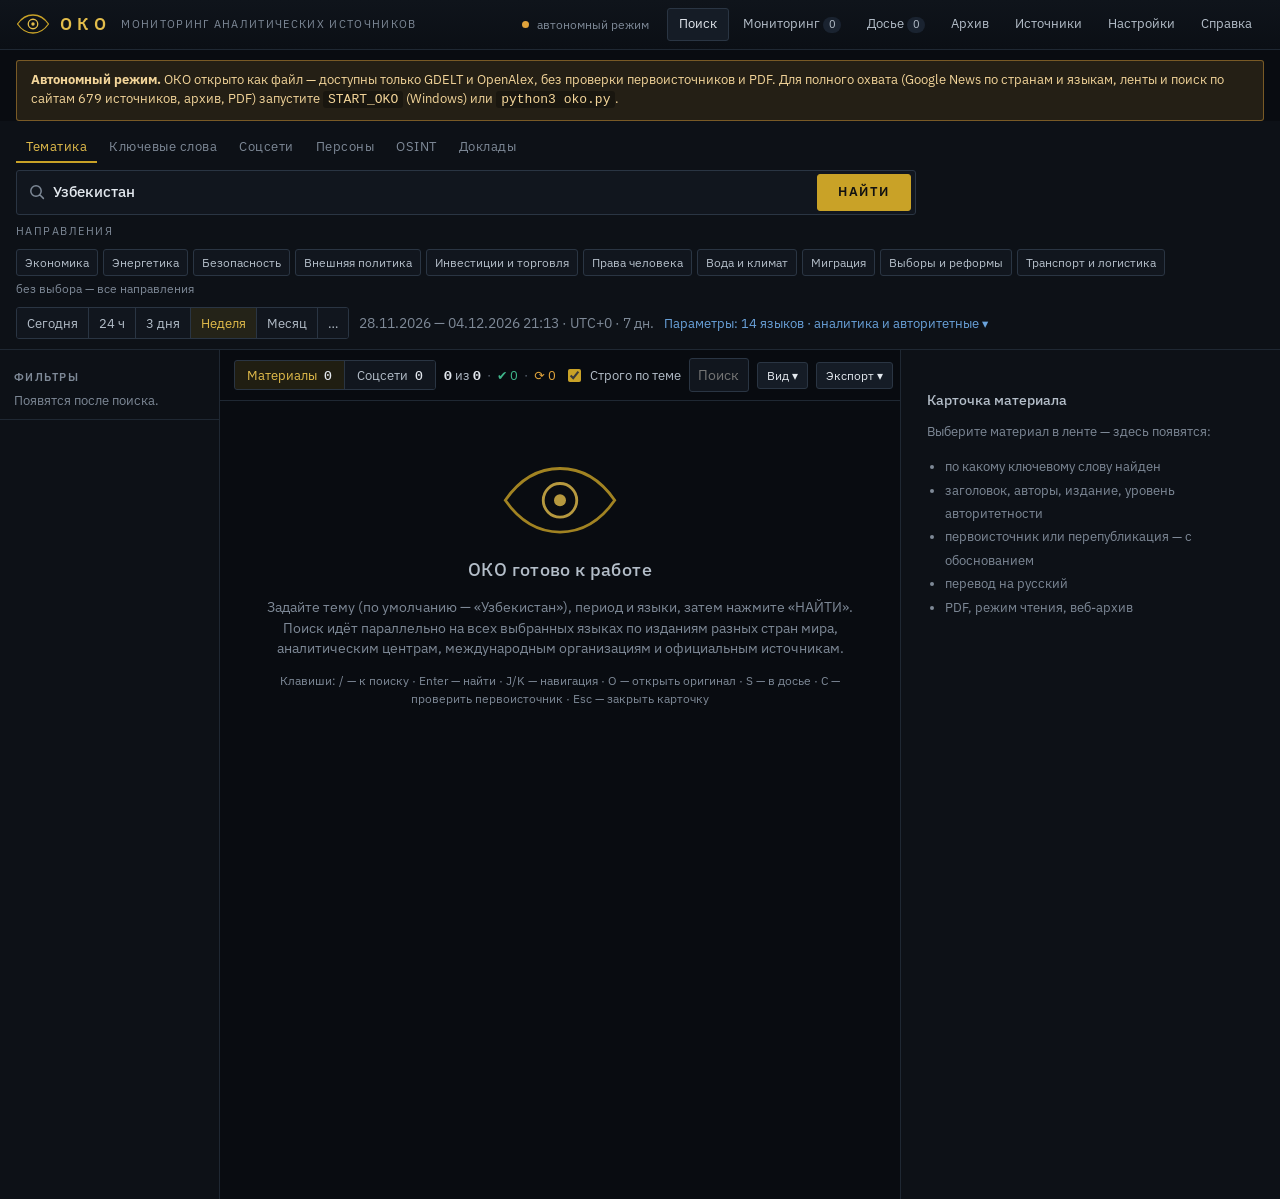
<file: OKO/web/index.html>
<!doctype html>
<html lang="ru">
<head>
<meta charset="utf-8">
<meta name="viewport" content="width=device-width, initial-scale=1">
<meta name="oko-token" content="">
<meta name="theme-color" content="#090c11">
<title>ОКО — мониторинг аналитических источников</title>
<link rel="icon" href="assets/favicon.svg" type="image/svg+xml">
<link rel="manifest" href="assets/manifest.webmanifest">
<link rel="apple-touch-icon" href="assets/icon-192.png">
<link rel="preconnect" href="https://fonts.googleapis.com">
<link rel="preconnect" href="https://fonts.gstatic.com" crossorigin>
<link rel="stylesheet" href="https://fonts.googleapis.com/css2?family=IBM+Plex+Mono:wght@400;500&family=IBM+Plex+Sans:wght@400;500;600&family=Noto+Naskh+Arabic:wght@400;600&family=Noto+Nastaliq+Urdu&family=Noto+Sans+Devanagari&family=Noto+Sans+Hebrew&family=Noto+Sans+JP:wght@400;500&family=Noto+Sans+KR:wght@400;500&family=Noto+Sans+SC:wght@400;500&family=Noto+Sans+TC:wght@400;500&display=swap">
<link rel="stylesheet" href="assets/oko.css">
</head>
<body>
<header class="top">
  <div class="brand">
    <svg viewBox="0 0 68 40" aria-hidden="true"><path d="M3 20C12 7 22 2 34 2s22 5 31 18c-9 13-19 18-31 18S12 33 3 20z" fill="none" stroke="#c9a227" stroke-width="2.6" stroke-linejoin="round"/><circle cx="34" cy="20" r="9.5" fill="none" stroke="#e3bd4b" stroke-width="2.6"/><circle cx="34" cy="20" r="3.4" fill="#e3bd4b"/></svg>
    <span class="logo">ОКО</span>
    <span class="sub">мониторинг аналитических источников</span>
  </div>
  <div class="status" id="status"><span class="dot"></span><span>подключение…</span></div>
  <nav class="topnav" id="topnav">
    <button data-view="results" class="active">Поиск</button>
    <button data-view="watch" title="Лента выбранных источников и каналов">Мониторинг <span class="badge" id="watchCount">0</span></button>
    <button data-view="dossier" title="Избранные материалы с заметками">Досье <span class="badge" id="dossierCount">0</span></button>
    <button data-view="archive">Архив</button>
    <button data-view="sources">Источники</button>
    <button data-view="settings">Настройки</button>
    <button data-view="help">Справка</button>
  </nav>
</header>

<div id="banner"></div>

<section class="query" id="query">
  <div class="qtabs" id="qtabs" role="tablist">
    <button data-t="topic" class="on" title="Страна, регион, организация или явление + тематические направления">Тематика</button>
    <button data-t="keywords" title="Произвольные ключевые слова с условиями «и» / «не»">Ключевые слова</button>
    <button data-t="social" title="Поиск только в соцсетях: Telegram, ВКонтакте, X, LinkedIn, Facebook, Instagram, WhatsApp-каналы, YouTube">Соцсети</button>
    <button data-t="person" title="Упоминания конкретного человека на всех языках, его должности и аккаунты">Персоны</button>
    <button data-t="osint" title="Анализ e-mail, телефона, имени пользователя, домена, ссылки или IP по открытым данным">OSINT</button>
    <button data-t="reports" title="Новые глобальные доклады и индексы международных организаций">Доклады</button>
  </div>
  <div class="qbox">
    <svg viewBox="0 0 16 16" aria-hidden="true"><path d="M7 12.2A5.2 5.2 0 107 1.8a5.2 5.2 0 000 10.4zM10.8 10.8l3.6 3.6" fill="none" stroke="currentColor" stroke-width="1.5" stroke-linecap="round"/></svg>
    <input id="qTopic" autocomplete="off" spellcheck="false" placeholder="Узбекистан" value="Узбекистан" title="Enter — найти">
    <button class="btn primary" id="btnSearch" title="Enter">НАЙТИ</button>
    <button class="btn danger hidden" id="btnStop">Стоп</button>
  </div>

  <div class="qx" id="qx-topic">
    <span class="qlabel">Направления</span>
    <div class="chips" id="themeChips"></div>
  </div>
  <div class="qx hidden" id="qx-keywords">
    <div class="field"><span>и</span><input id="qCtx" autocomplete="off" spellcheck="false" placeholder="также должно быть: газ, Китай…" title="Материал должен содержать и это слово (любое из перечисленных через запятую)"></div>
    <div class="field"><span>не</span><input id="qNot" autocomplete="off" spellcheck="false" placeholder="исключить…" title="Исключить материалы с этими словами"></div>
    <label class="check" title="Искать фразу целиком, без перевода по частям"><input type="checkbox" id="optExact"> точная фраза</label>
    <label class="check" title="Переводить ключевые слова на выбранные языки"><input type="checkbox" id="optTranslate" checked> переводить на языки</label>
  </div>
  <div class="qx hidden" id="qx-social"><div id="socialBox" class="socialbox"></div></div>
  <div class="qx hidden" id="qx-person"><div id="personBox" class="personbox"><span class="muted">Введите имя и нажмите «НАЙТИ» — ОКО найдёт человека в Wikidata, покажет должности и аккаунты и соберёт упоминания на всех языках.</span></div></div>
  <div class="qx hidden" id="qx-osint"><div id="osintBox" class="osintbox"><span class="muted">E-mail, номер телефона, @имя пользователя, домен, ссылка или IP-адрес. Только открытые данные: DNS, WHOIS (RDAP), публичные профили, веб-архив, упоминания в поисковиках.</span></div></div>
  <div class="qx hidden" id="qx-reports"><div id="reportsBox" class="reportsbox"></div></div>

  <div class="qline" id="qline">
    <div class="seg" id="presets">
      <button data-p="today">Сегодня</button><button data-p="24h">24 ч</button><button data-p="3d">3 дня</button><button data-p="7d">Неделя</button><button data-p="30d">Месяц</button><button data-p="custom" title="Свой период">…</button>
    </div>
    <span class="custom-dates hidden" id="customDates"><input type="date" id="dFrom" title="Начало периода"><span class="muted">—</span><input type="date" id="dTo" title="Конец периода"></span>
    <span class="muted" id="periodHint"></span>
    <button class="linkbtn" id="btnParams" title="Языки, источники, уровни, каналы поиска">Параметры ▾</button>
  </div>
  <div class="qparams hidden" id="qparams">
    <div class="qrow">
      <span class="qlabel">Языки</span>
      <div class="chips" id="langChips"></div>
    </div>
    <div class="qrow">
      <span class="qlabel">Термины</span>
      <button class="btn small ghost" id="btnTerms" title="Показать и отредактировать поисковые термины по языкам">Показать термины по языкам ▾</button>
      <label class="check" title="Добавлять столицу, главу государства и ключевые города (для тем из словаря)"><input type="checkbox" id="optRelated" checked> связанные термины</label>
    </div>
    <div class="qrow">
      <span class="qlabel">Источники</span>
      <div class="seg" id="modeSeg">
        <button data-m="registry" class="on" title="Только аналитические центры, международные организации, официальные источники и издания из реестра">Аналитика и авторитетные издания</button>
        <button data-m="broad" title="Все найденные материалы, включая источники вне реестра (уровень D)">Широкий охват</button>
      </div>
      <label class="check">уровень
        <select id="minTier"><option value="4">все</option><option value="3">A–C</option><option value="2">A–B</option><option value="1">только A</option></select>
      </label>
      <div class="dropdown"><button class="btn small" id="btnTypes">Категории: все ▾</button><div class="menu hidden" id="menuTypes"></div></div>
      <div class="dropdown"><button class="btn small" id="btnProv">Каналы поиска ▾</button><div class="menu hidden" id="menuProv"></div></div>
    </div>
  </div>
</section>

<section class="query hidden" id="watchPanel">
  <div class="wtop">
    <h3>Мониторинг источников</h3>
    <div class="chips" id="watchChips"></div>
    <button class="btn small" id="btnWatchAdd">+ Добавить источник или канал</button>
  </div>
  <div class="qline">
    <div class="seg" id="watchPresets"><button data-p="24h">24 ч</button><button data-p="3d">3 дня</button><button data-p="7d">Неделя</button></div>
    <div class="field wfilter"><span>фильтр</span><input id="watchFilter" autocomplete="off" placeholder="необязательно: слово или тема"></div>
    <button class="btn primary" id="btnWatchRun">ОБНОВИТЬ</button>
    <span class="muted" id="watchHint"></span>
  </div>
</section>

<section class="terms hidden" id="termsPanel">
  <div class="terms-head"><h3>Поисковые термины по языкам</h3><span class="entity" id="entityInfo"></span>
    <span style="margin-left:auto"></span>
    <button class="btn small" id="btnReExpand">Перевести заново</button>
    <button class="btn small" id="btnTermsClose">Свернуть</button></div>
  <table class="tterms" id="termsTable"></table>
  <div class="muted" style="font-size:12px;margin-top:8px">Правка термина сохраняется в глоссарий и используется в следующих поисках. Источник: <span class="srcTag lexicon">словарь</span> <span class="srcTag wikidata">Wikidata</span> <span class="srcTag mt">перевод</span> <span class="srcTag user">вручную</span> · <span class="tchip rel" style="padding:0 6px">голубым</span> — связанные термины</div>
</section>

<section class="progress hidden" id="progress">
  <div class="pbar"><div id="pbarFill"></div></div>
  <div class="pline" id="pline"></div>
  <div class="plog hidden" id="plog"></div>
  <div class="notes" id="pnotes"></div>
</section>

<main class="layout" id="view-results">
  <aside class="facets" id="facets"></aside>
  <section class="results">
    <div class="rtool">
      <button class="btn small mob-only" id="btnFacets">Фильтры</button>
      <div class="seg sect" id="sectSeg"><button data-s="media" class="on" title="СМИ, аналитические центры, организации, официальные источники">Материалы <b id="cntMedia">0</b></button><button data-s="social" title="Telegram, VK, X, LinkedIn, Facebook, Instagram, WhatsApp-каналы, YouTube">Соцсети <b id="cntSocial">0</b></button></div>
      <span class="rcount" id="rcount"></span>
      <label class="check strict" title="Показывать только материалы, где тема (ключевое слово, его перевод или связанный термин) есть в заголовке или аннотации, либо подтверждена проверкой страницы"><input type="checkbox" id="optStrict" checked> Строго по теме</label>
      <input class="input rfilter" id="rFilter" placeholder="Поиск по результатам…">
      <div class="dropdown"><button class="btn small" id="btnView" title="Сортировка, группировка, аннотации, заголовки по-русски">Вид ▾</button><div class="menu right hidden" id="menuView"></div></div>
      <div class="dropdown"><button class="btn small" id="btnExport">Экспорт ▾</button><div class="menu right hidden" id="menuExport"></div></div>
    </div>
    <div class="list" id="list"></div>
  </section>
  <aside class="detail closed" id="detail"></aside>
</main>

<section class="page hidden" id="view-dossier"></section>
<section class="page hidden" id="view-archive"></section>
<section class="page hidden" id="view-sources"></section>
<section class="page hidden" id="view-settings"></section>
<section class="page hidden help" id="view-help"></section>

<script src="assets/oko-data.js"></script>
<script src="assets/oko-core.js"></script>
<script src="assets/oko-app.js"></script>
</body>
</html>
</file>
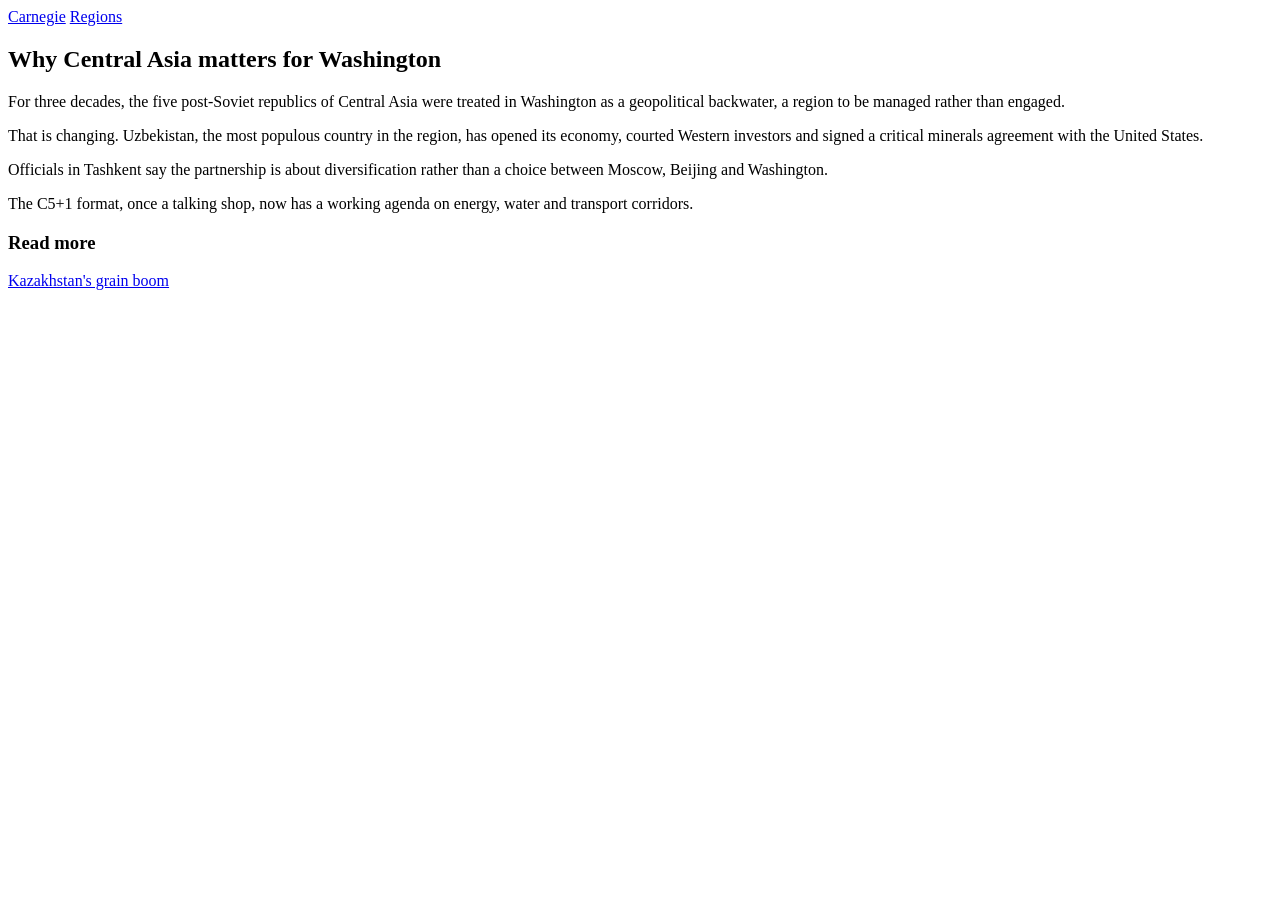
<file: OKO/tests/fixtures/upstream/page_carnegie.html>
<!doctype html>
<html lang="en"><head><meta charset="utf-8">
<title>Why Central Asia matters for Washington | Carnegie Endowment for International Peace</title>
<meta property="og:title" content="Why Central Asia matters for Washington">
<meta property="og:site_name" content="Carnegie Endowment for International Peace">
<meta name="description" content="The region is no longer a geopolitical backwater.">
<meta name="author" content="Temur Umarov">
<link rel="canonical" href="https://carnegieendowment.org/research/2026/09/central-asia-washington">
</head><body>
<header><nav><a href="/">Carnegie</a> <a href="/regions">Regions</a></nav></header>
<article>
<h1>Why Central Asia matters for Washington</h1>
<p>For three decades, the five post-Soviet republics of Central Asia were treated in Washington as a geopolitical backwater, a region to be managed rather than engaged.</p>
<p>That is changing. Uzbekistan, the most populous country in the region, has opened its economy, courted Western investors and signed a critical minerals agreement with the United States.</p>
<p>Officials in Tashkent say the partnership is about diversification rather than a choice between Moscow, Beijing and Washington.</p>
<p>The C5+1 format, once a talking shop, now has a working agenda on energy, water and transport corridors.</p>
</article>
<aside><h3>Read more</h3><a href="/other">Kazakhstan's grain boom</a></aside>
</body></html>
</file>
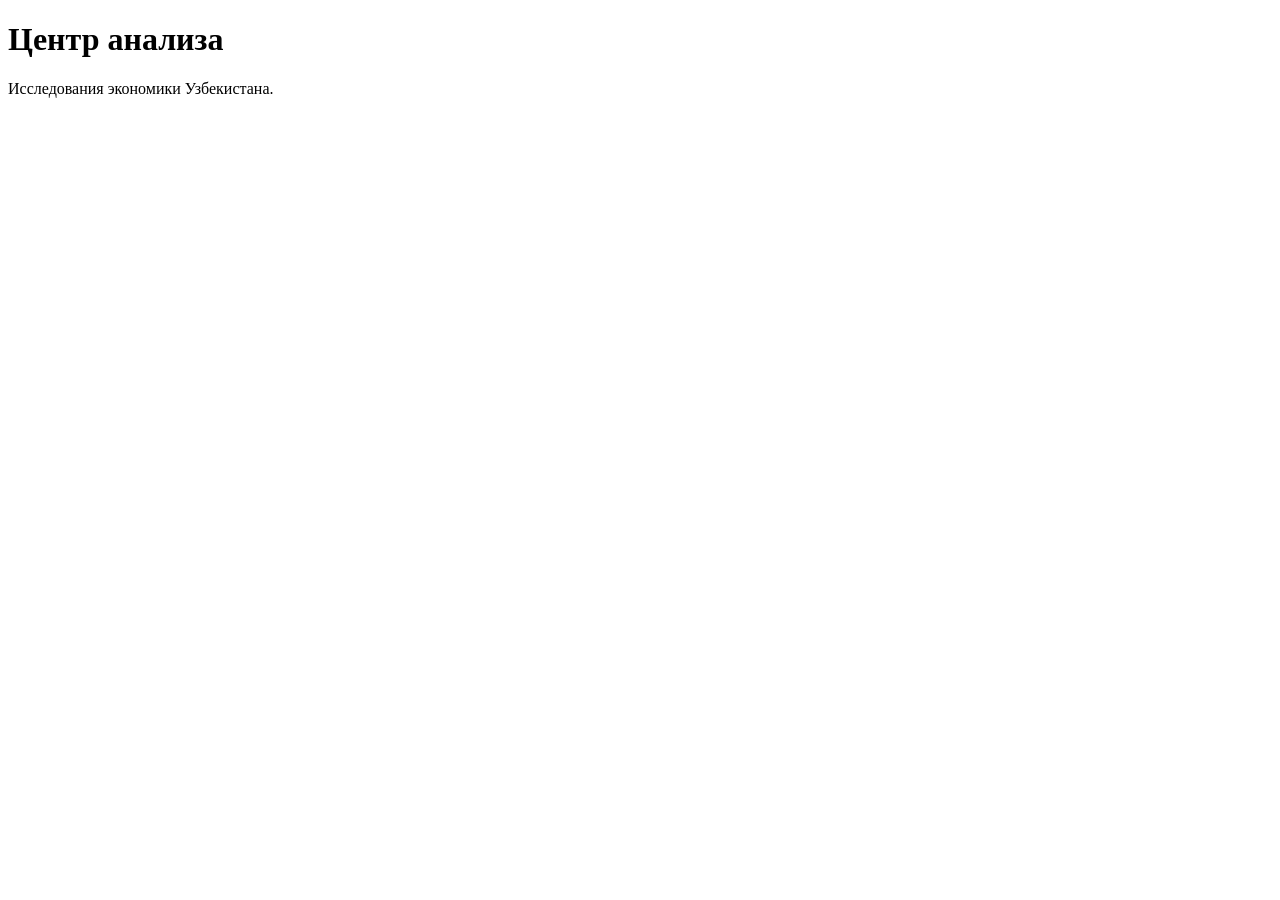
<file: OKO/tests/fixtures/upstream/page_example_uz.html>
<!doctype html><html lang="ru"><head><meta charset="utf-8"><title>Центр анализа — Главная</title>
<meta property="og:site_name" content="Центр анализа"><link rel="canonical" href="https://example-analytics.uz/"></head>
<body><h1>Центр анализа</h1><p>Исследования экономики Узбекистана.</p></body></html>
</file>
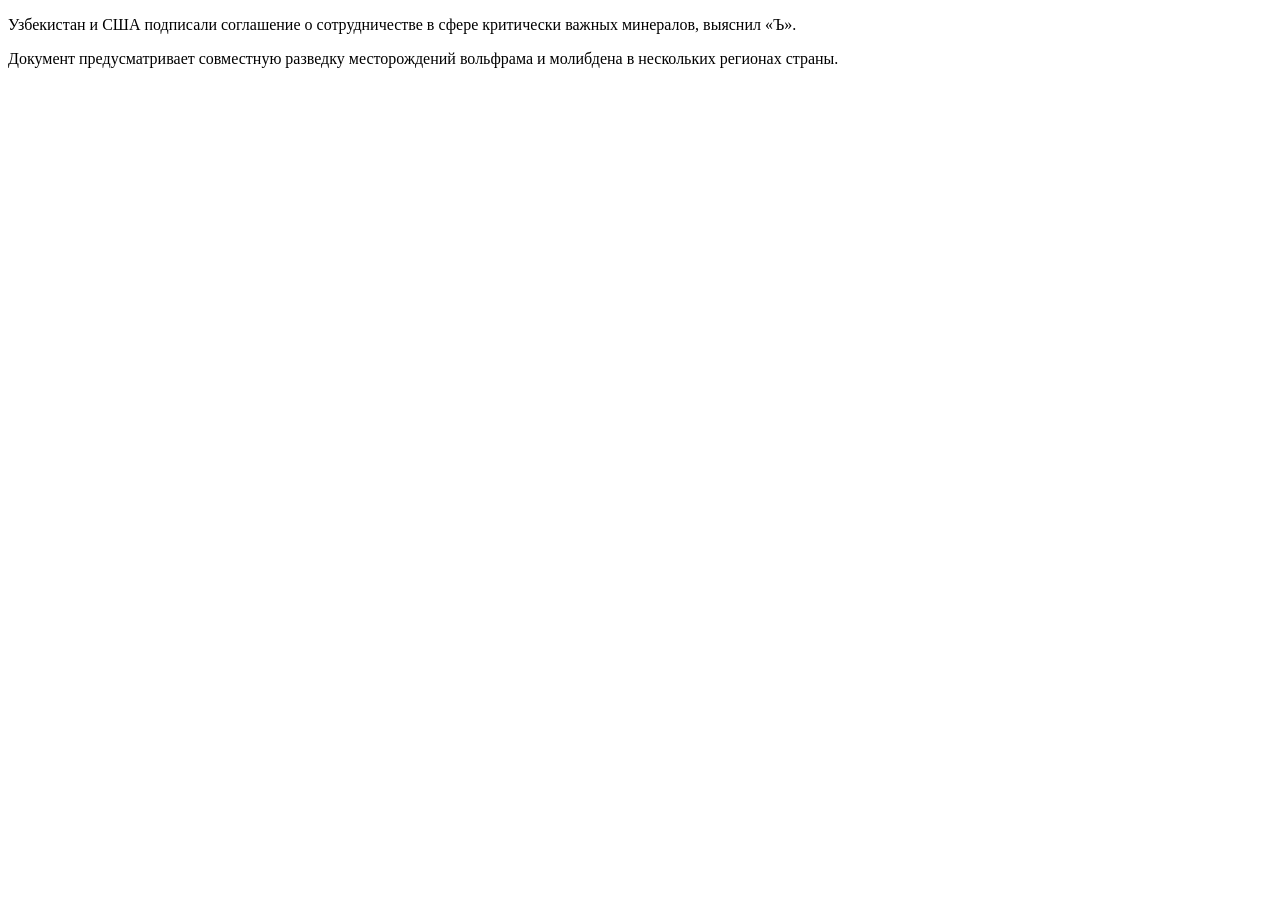
<file: OKO/tests/fixtures/upstream/page_kommersant.html>
<!doctype html><html lang="ru"><head><title>Узбекистан и США подписали соглашение</title><meta name="author" content="Кирилл Кривошеев"><link rel="canonical" href="https://www.kommersant.ru/doc/7100001"></head>
<body><article><p>Узбекистан и США подписали соглашение о сотрудничестве в сфере критически важных минералов, выяснил «Ъ».</p><p>Документ предусматривает совместную разведку месторождений вольфрама и молибдена в нескольких регионах страны.</p></article></body></html>
</file>
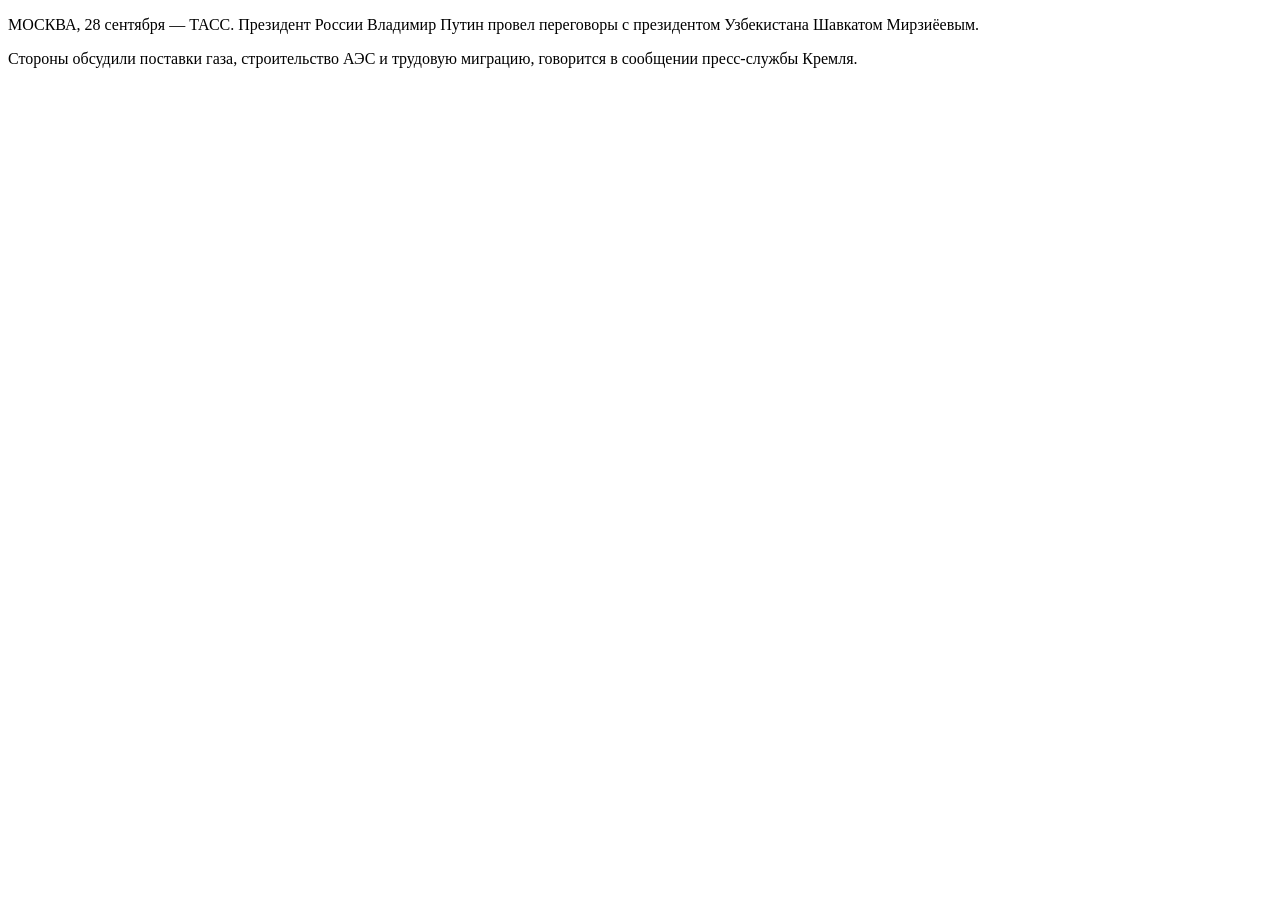
<file: OKO/tests/fixtures/upstream/page_lenta.html>
<!doctype html><html lang="ru"><head><title>Мирзиёев провел переговоры с Путиным в Москве</title><meta name="author" content="Редакция"></head>
<body><article><p>МОСКВА, 28 сентября — ТАСС. Президент России Владимир Путин провел переговоры с президентом Узбекистана Шавкатом Мирзиёевым.</p><p>Стороны обсудили поставки газа, строительство АЭС и трудовую миграцию, говорится в сообщении пресс-службы Кремля.</p></article></body></html>
</file>
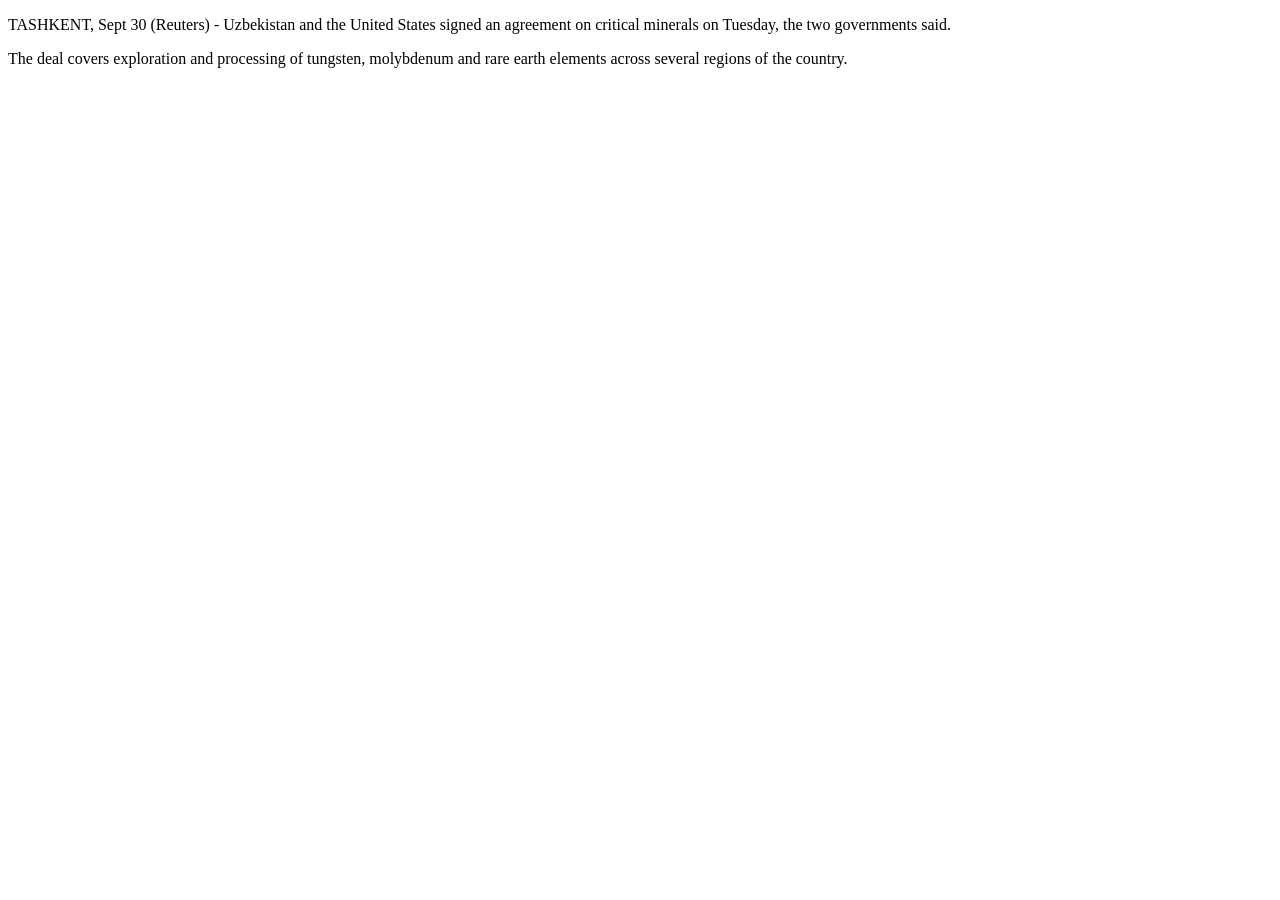
<file: OKO/tests/fixtures/upstream/page_reuters.html>
<!doctype html><html lang="en"><head><title>Uzbekistan and US sign critical minerals agreement | Reuters</title>
<link rel="canonical" href="https://www.reuters.com/world/asia-pacific/uzbekistan-us-sign-critical-minerals-agreement-2026-09-30/"><meta property="og:site_name" content="Reuters">
<script type="application/ld+json">{"@context":"https://schema.org","@type":"NewsArticle","headline":"Uzbekistan and US sign critical minerals agreement","datePublished":"{{ISO:-5h}}","author":[{"@type":"Person","name":"Olzhas Auyezov"}],"publisher":{"@type":"Organization","name":"Reuters"},"isAccessibleForFree":true}</script>
</head><body><article><p>TASHKENT, Sept 30 (Reuters) - Uzbekistan and the United States signed an agreement on critical minerals on Tuesday, the two governments said.</p><p>The deal covers exploration and processing of tungsten, molybdenum and rare earth elements across several regions of the country.</p></article></body></html>
</file>
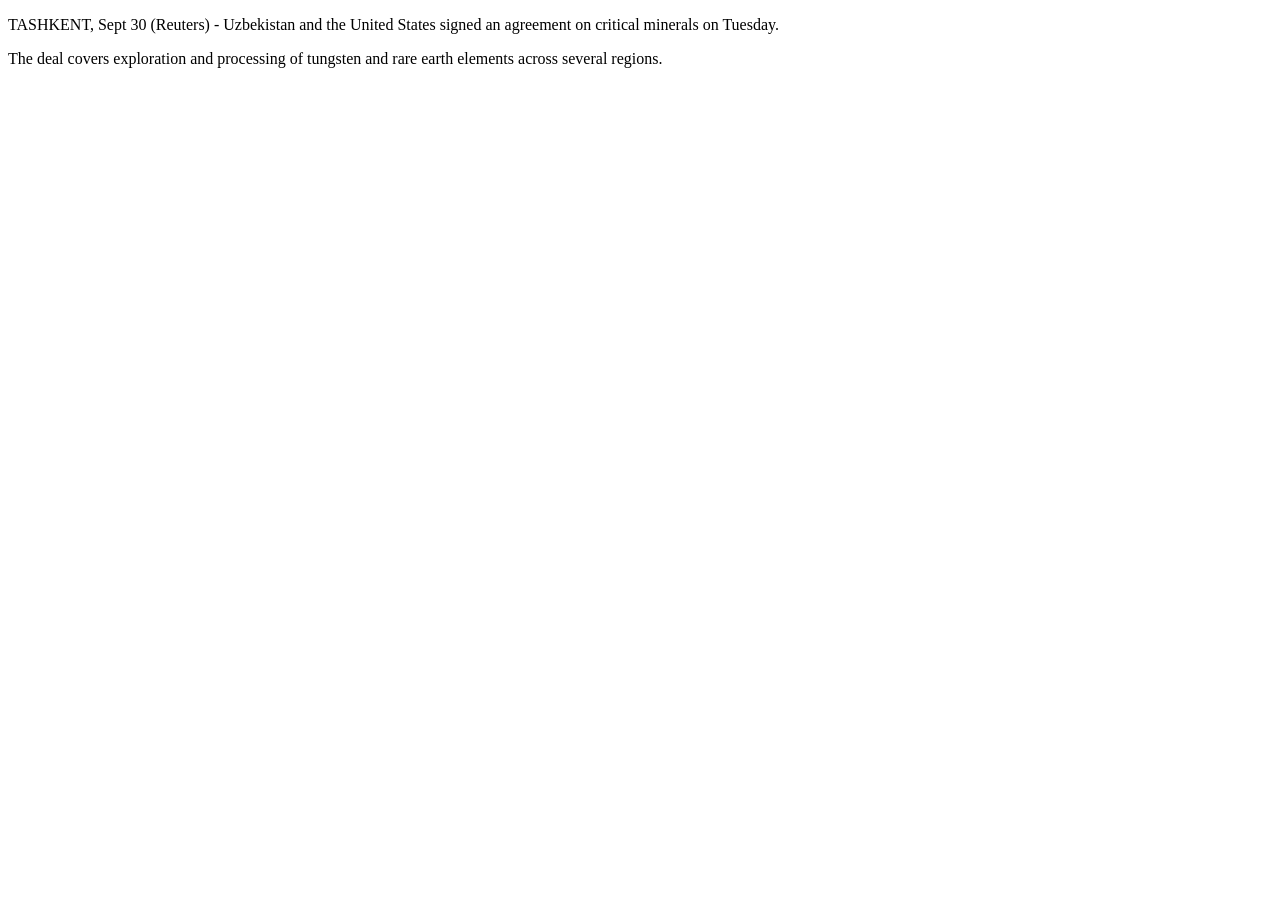
<file: OKO/tests/fixtures/upstream/page_yahoo.html>
<!doctype html><html lang="en"><head><title>Uzbekistan and US sign critical minerals agreement</title>
<link rel="canonical" href="https://www.reuters.com/world/asia-pacific/uzbekistan-us-sign-critical-minerals-agreement-2026-09-30/"><meta property="og:site_name" content="Yahoo News"></head><body><article><p>TASHKENT, Sept 30 (Reuters) - Uzbekistan and the United States signed an agreement on critical minerals on Tuesday.</p><p>The deal covers exploration and processing of tungsten and rare earth elements across several regions.</p></article></body></html>
</file>
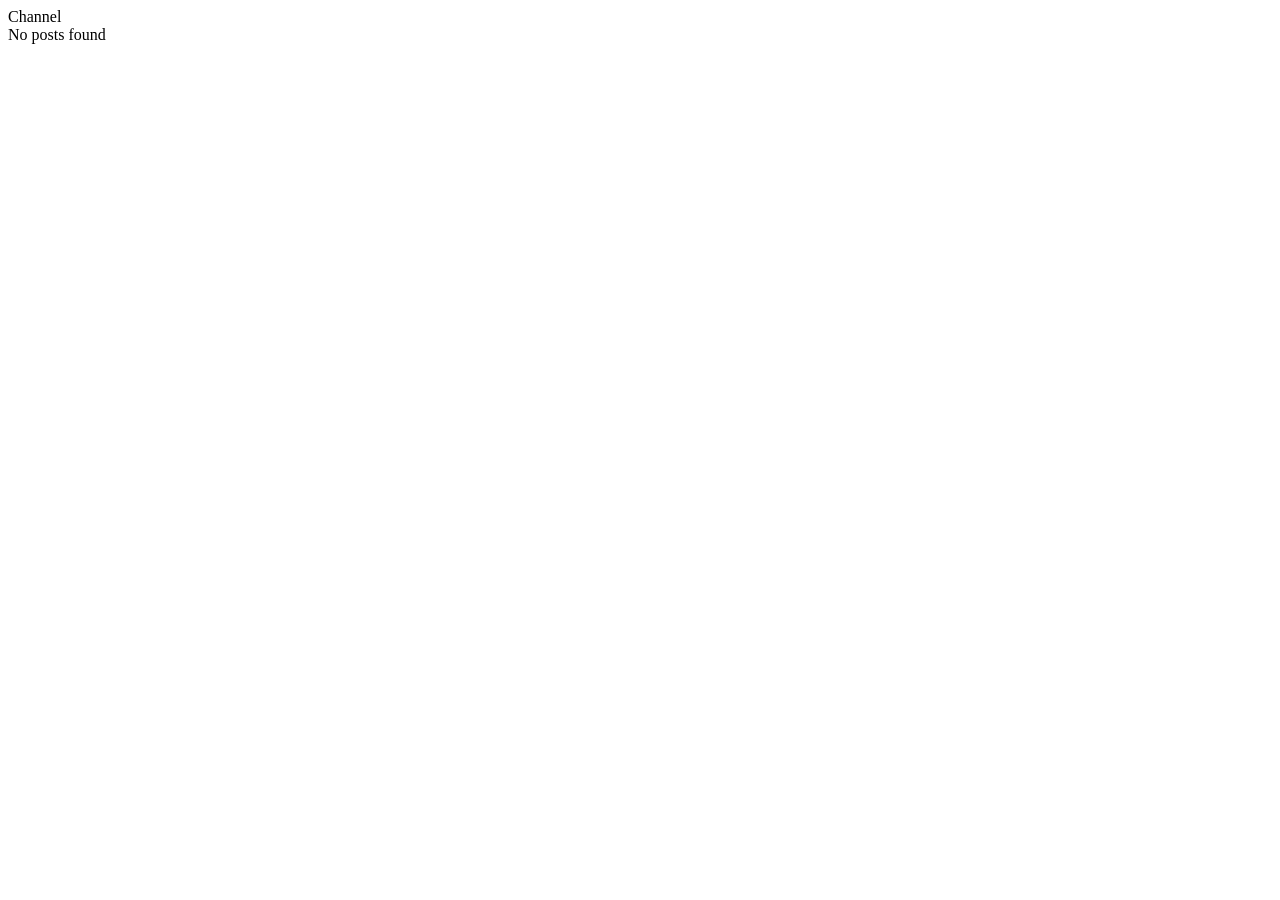
<file: OKO/tests/fixtures/upstream/tg_empty.html>
<!DOCTYPE html>
<html><head><meta charset="utf-8"><meta property="og:title" content="Channel"></head><body>
<div class="tgme_channel_info"><div class="tgme_channel_info_header_title"><span dir="auto">Channel</span></div></div>
<section class="tgme_channel_history js-message_history"><div class="tme_no_messages_found">No posts found</div></section>
</body></html>
</file>
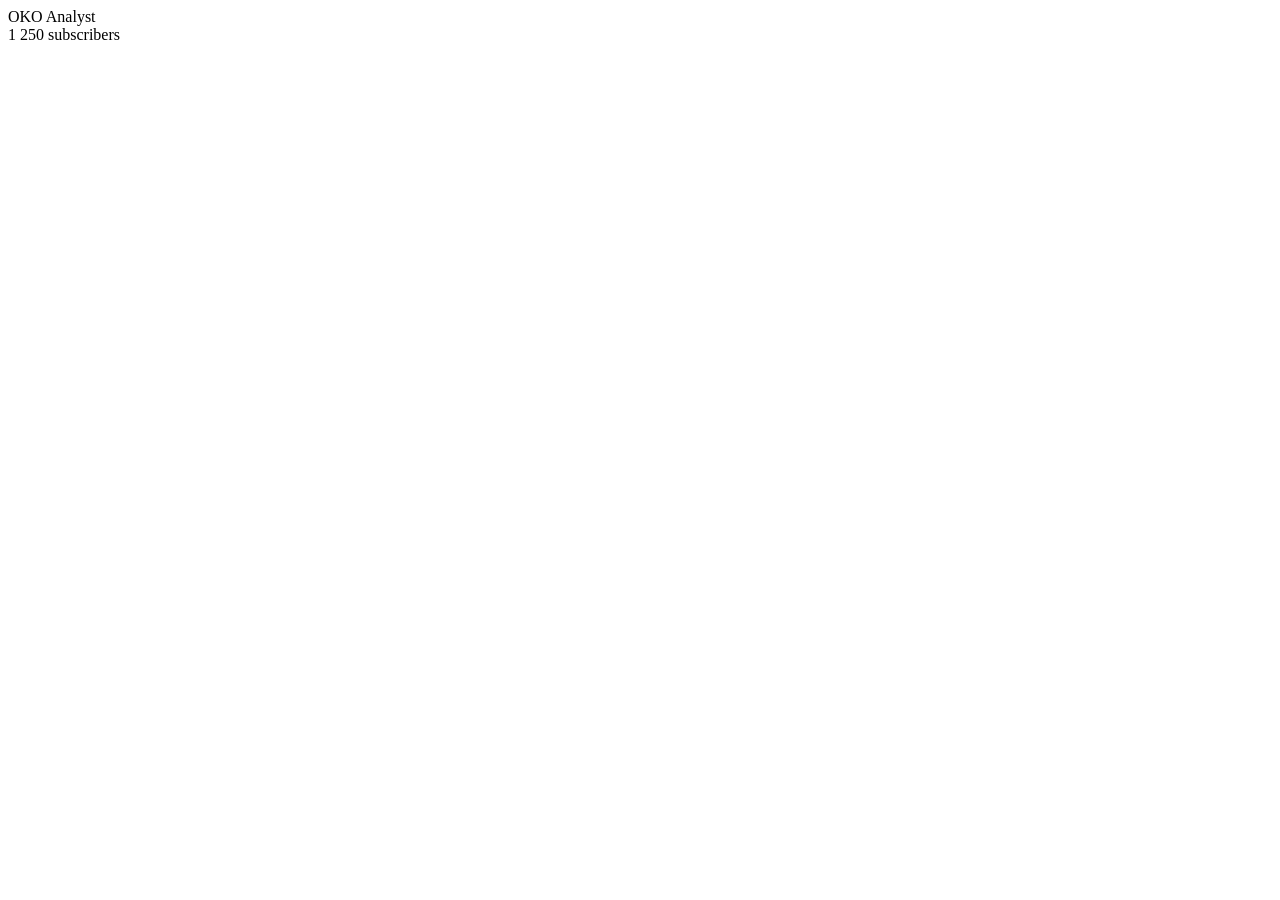
<file: OKO/tests/fixtures/upstream/tg_user.html>
<html><head><meta property="og:title" content="OKO Analyst"></head><body>
<div class="tgme_page"><div class="tgme_page_title" dir="auto"><span dir="auto">OKO Analyst</span></div>
<div class="tgme_page_extra">1 250 subscribers</div></div></body></html>
</file>
<file: OKO/web/assets/oko.css>
/* ОКО — строгая тёмная тема */
:root {
  --bg: #090c11; --bg2: #0d1117; --panel: #11161e; --panel2: #151c26; --panel3: #1a2330; --hover: #1d2733;
  --line: #1f2833; --line2: #2a3543; --line3: #36445a;
  --text: #e3e8ee; --text2: #b4bec9; --muted: #7e8997; --dim: #5b6572;
  --accent: #c9a227; --accent2: #e3bd4b; --accent-bg: rgba(201, 162, 39, .12);
  --blue: #6aa3dc; --blue-bg: rgba(106, 163, 220, .12);
  --ok: #3fb68b; --ok-bg: rgba(63, 182, 139, .13); --warn: #e0a33b; --warn-bg: rgba(224, 163, 59, .13);
  --bad: #e5534b; --bad-bg: rgba(229, 83, 75, .12); --unk: #8d97a5; --unk-bg: rgba(141, 151, 165, .12);
  --tA: #d4af37; --tB: #7fa9d6; --tC: #8e99a8; --tD: #56606c;
  --r: 3px;
  --font: "IBM Plex Sans", "Noto Sans", "Segoe UI", system-ui, -apple-system, "Helvetica Neue", Arial, sans-serif;
  --mono: "IBM Plex Mono", "Cascadia Mono", Consolas, "Liberation Mono", monospace;
  color-scheme: dark;
}
* { box-sizing: border-box; }
html, body { min-height: 100%; }
body {
  margin: 0; background: var(--bg); color: var(--text); font: 14px/1.45 var(--font);
  -webkit-font-smoothing: antialiased; text-rendering: optimizeLegibility;
}
:lang(zh), :lang(zh-Hans) { font-family: "IBM Plex Sans", "Noto Sans SC", "Microsoft YaHei", "PingFang SC", sans-serif; }
:lang(zh-Hant), :lang(zh-TW) { font-family: "IBM Plex Sans", "Noto Sans TC", "Microsoft JhengHei", "PingFang TC", sans-serif; }
:lang(ja) { font-family: "IBM Plex Sans", "Noto Sans JP", "Yu Gothic UI", "Meiryo", "Hiragino Sans", sans-serif; }
:lang(ko) { font-family: "IBM Plex Sans", "Noto Sans KR", "Malgun Gothic", "Apple SD Gothic Neo", sans-serif; }
:lang(ar), :lang(fa) { font-family: "Noto Naskh Arabic", "Segoe UI", Tahoma, "Geeza Pro", sans-serif; }
:lang(ur) { font-family: "Noto Nastaliq Urdu", "Noto Naskh Arabic", "Urdu Typesetting", "Jameel Noori Nastaleeq", Tahoma, sans-serif; line-height: 2.1; }
:lang(he) { font-family: "Noto Sans Hebrew", "Segoe UI", Arial, sans-serif; }
:lang(hi) { font-family: "Noto Sans Devanagari", "Nirmala UI", Mangal, sans-serif; }
a { color: var(--blue); text-decoration: none; }
a:hover { text-decoration: underline; }
button, input, select, textarea { font: inherit; color: inherit; }
.hidden { display: none !important; }
.mono { font-family: var(--mono); }
.muted { color: var(--muted); }
.sep { color: var(--dim); margin: 0 6px; }
::selection { background: rgba(201, 162, 39, .35); }
::-webkit-scrollbar { width: 10px; height: 10px; }
::-webkit-scrollbar-thumb { background: #243041; border-radius: 6px; border: 2px solid var(--bg2); }
::-webkit-scrollbar-track { background: transparent; }
:focus-visible { outline: 1px solid var(--accent); outline-offset: 1px; }

/* ---------------------------------------------------------------- шапка */
.top {
  display: flex; align-items: center; gap: 18px; padding: 0 16px; height: 50px;
  background: linear-gradient(180deg, #0f141b, #0b0f15); border-bottom: 1px solid var(--line);
  position: sticky; top: 0; z-index: 30;
}
.brand { display: flex; align-items: center; gap: 10px; white-space: nowrap; }
.brand svg { width: 34px; height: 20px; }
.logo { font-weight: 600; letter-spacing: .32em; font-size: 17px; color: var(--accent2); }
.brand .sub { color: var(--muted); font-size: 11px; letter-spacing: .12em; text-transform: uppercase; }
.status { display: flex; align-items: center; gap: 8px; color: var(--muted); font-size: 12px; margin-left: auto; white-space: nowrap; }
.dot { width: 7px; height: 7px; border-radius: 50%; background: var(--dim); display: inline-block; }
.dot.on { background: var(--ok); box-shadow: 0 0 6px rgba(63, 182, 139, .6); }
.dot.warn { background: var(--warn); }
.topnav { display: flex; gap: 2px; }
.topnav button {
  background: transparent; border: 1px solid transparent; color: var(--text2); padding: 6px 11px; border-radius: var(--r);
  cursor: pointer; font-size: 13px; white-space: nowrap;
}
.topnav button:hover { background: var(--panel2); color: var(--text); }
.topnav button.active { border-color: var(--line2); background: var(--panel2); color: var(--text); }
.badge { display: inline-block; min-width: 18px; padding: 0 5px; border-radius: 9px; background: var(--panel3); color: var(--text2); font-size: 11px; text-align: center; }

/* ---------------------------------------------------------------- панель запроса */
.query { background: var(--bg2); border-bottom: 1px solid var(--line); padding: 12px 16px 10px; display: grid; gap: 9px; }
.qrow { display: flex; align-items: center; gap: 10px; flex-wrap: wrap; }
.qlabel { font-size: 10.5px; letter-spacing: .14em; text-transform: uppercase; color: var(--muted); min-width: 74px; }
.field { display: flex; align-items: stretch; border: 1px solid var(--line2); border-radius: var(--r); background: var(--panel); }
.field > span { display: flex; align-items: center; padding: 0 9px; color: var(--muted); font-size: 11px; letter-spacing: .08em; border-right: 1px solid var(--line2); text-transform: uppercase; }
.field input { background: transparent; border: 0; padding: 8px 10px; min-width: 0; outline: none; }
.field:focus-within { border-color: var(--accent); }
#qCtx { width: 230px; }
#qNot { width: 180px; }
/* вкладки и строка поиска */
.qtabs { display: flex; gap: 2px; flex-wrap: wrap; margin-bottom: -2px; }
.qtabs button { background: none; border: 0; border-bottom: 2px solid transparent; color: var(--muted); padding: 4px 10px 6px; cursor: pointer; font-size: 12.5px; letter-spacing: .04em; }
.qtabs button:hover { color: var(--text); }
.qtabs button.on { color: var(--accent2); border-bottom-color: var(--accent); }
.qbox { display: flex; align-items: center; gap: 8px; background: var(--panel); border: 1px solid var(--line2); border-radius: var(--r); padding: 3px 4px 3px 12px; max-width: 900px; }
.qbox:focus-within { border-color: var(--accent); }
.qbox > svg { width: 16px; height: 16px; color: var(--muted); flex: none; }
.qbox input { flex: 1; min-width: 0; background: transparent; border: 0; outline: none; font-size: 15px; font-weight: 500; padding: 7px 0; }
.qx { display: flex; align-items: center; gap: 10px; flex-wrap: wrap; }
.qline { display: flex; align-items: center; gap: 10px; flex-wrap: wrap; }
.qparams { display: grid; gap: 9px; padding: 10px 12px; border: 1px solid var(--line); border-radius: var(--r); background: var(--panel); }
.linkbtn { background: none; border: 0; color: var(--blue); cursor: pointer; font-size: 12.5px; padding: 2px 0; }
.linkbtn:hover { text-decoration: underline; }
.chip.theme { color: var(--text2); }
.chip.theme.on { color: var(--accent2); border-color: rgba(201, 162, 39, .6); background: var(--accent-bg); }
.custom-dates { display: inline-flex; gap: 6px; align-items: center; }
.wtop { display: flex; align-items: center; gap: 10px; flex-wrap: wrap; }
.wtop h3 { margin: 0 6px 0 0; font-size: 12px; letter-spacing: .14em; text-transform: uppercase; color: var(--muted); font-weight: 600; }
.wfilter input { width: 240px; }
.tchip.tg { border-color: rgba(106, 163, 220, .4); }
.wpick { display: grid; gap: 3px; margin-top: 6px; max-height: 300px; overflow: auto; }
.pcand { text-align: left; background: var(--panel2); border: 1px solid var(--line2); color: var(--text); border-radius: var(--r); padding: 6px 9px; cursor: pointer; font-size: 13px; }
.pcand:hover { border-color: var(--line3); background: var(--hover); }
.pcand.on { border-color: rgba(201, 162, 39, .5); }
.personbox, .osintbox, .reportsbox { display: grid; gap: 4px; width: 100%; max-width: 980px; font-size: 13px; }
.pcard { border: 1px solid var(--line2); border-radius: var(--r); padding: 10px 12px; background: var(--panel); display: grid; gap: 5px; }
.pc-h b { font-size: 15px; }
.pc-row { display: grid; grid-template-columns: 150px 1fr; gap: 8px; font-size: 12.5px; }
.pc-links { display: flex; flex-wrap: wrap; gap: 5px; }
.oh { font-size: 14px; }
.ochecks { display: grid; gap: 3px; }
.oc { display: flex; gap: 8px; align-items: baseline; font-size: 12.5px; }
.oc-i { font-family: var(--mono); width: 14px; text-align: center; }
.oc.st-found .oc-i, .oc.st-ok .oc-i { color: var(--ok); }
.oc.st-none .oc-i { color: var(--dim); }
.oc.st-warn .oc-i { color: var(--warn); }
.rcal { display: flex; flex-wrap: wrap; gap: 5px; align-items: center; }
.rcal > div { width: 100%; }
.rchip { border: 1px solid var(--line2); border-radius: var(--r); padding: 2px 8px; font-size: 12px; background: var(--panel); }
.rchip.rank { border-color: rgba(201, 162, 39, .45); }
.rlist { display: grid; gap: 3px; font-size: 12.5px; padding: 4px 0 6px; }
.reportsbox details.dsec { margin: 4px 0; }
.btn {
  border: 1px solid var(--line2); background: var(--panel2); color: var(--text); padding: 7px 12px; border-radius: var(--r);
  cursor: pointer; white-space: nowrap; display: inline-flex; align-items: center; gap: 6px; font-size: 13px;
}
.btn:hover { background: var(--hover); border-color: var(--line3); }
.btn:disabled { opacity: .45; cursor: default; }
.btn.primary { background: var(--accent); border-color: var(--accent); color: #111; font-weight: 600; letter-spacing: .12em; padding: 8px 20px; }
.btn.primary:hover { background: var(--accent2); }
.btn.danger { border-color: rgba(229, 83, 75, .5); color: #ff9c95; }
.btn.small { padding: 4px 9px; font-size: 12px; }
.btn.ghost { background: transparent; }
.btn svg { width: 14px; height: 14px; flex: none; }
.seg { display: inline-flex; border: 1px solid var(--line2); border-radius: var(--r); overflow: hidden; }
.seg button { background: var(--panel); border: 0; border-right: 1px solid var(--line2); padding: 6px 10px; cursor: pointer; color: var(--text2); font-size: 12.5px; }
.seg button:last-child { border-right: 0; }
.seg button:hover { background: var(--hover); color: var(--text); }
.seg button.on { background: var(--accent-bg); color: var(--accent2); }
input[type=date], input[type=time], select, .input {
  background: var(--panel); border: 1px solid var(--line2); border-radius: var(--r); padding: 6px 8px; color: var(--text);
}
input[type=date]::-webkit-calendar-picker-indicator { filter: invert(.8); }
select option { background: var(--panel); }
.chips { display: flex; flex-wrap: wrap; gap: 5px; }
.chip {
  border: 1px solid var(--line2); background: var(--panel); color: var(--muted); border-radius: var(--r); padding: 4px 8px;
  cursor: pointer; font-size: 12px; display: inline-flex; align-items: center; gap: 5px; user-select: none;
}
.chip .code { font-family: var(--mono); font-size: 11px; letter-spacing: .04em; }
.chip.on { color: var(--text); border-color: #3b4b61; background: var(--panel3); }
.chip.on .code { color: var(--accent2); }
.chip.extra { border-style: dashed; }
.chip:hover { border-color: var(--line3); }
.check { display: inline-flex; align-items: center; gap: 6px; color: var(--text2); font-size: 12.5px; cursor: pointer; }
.check input { accent-color: var(--accent); }
.dropdown { position: relative; display: inline-block; }
.menu {
  position: absolute; top: calc(100% + 4px); left: 0; min-width: 250px; background: var(--panel2); border: 1px solid var(--line2);
  border-radius: var(--r); padding: 6px; z-index: 50; box-shadow: 0 10px 30px rgba(0, 0, 0, .5); max-height: 70vh; overflow: auto;
}
.menu.right { left: auto; right: 0; }
.menu label, .menu button.mi { display: flex; align-items: center; gap: 8px; padding: 6px 8px; border-radius: var(--r); cursor: pointer; width: 100%; text-align: left; background: none; border: 0; color: var(--text2); font-size: 13px; }
.menu label:hover, .menu button.mi:hover { background: var(--hover); color: var(--text); }
.menu .mh { font-size: 10.5px; letter-spacing: .14em; text-transform: uppercase; color: var(--muted); padding: 6px 8px 4px; }
.menu hr { border: 0; border-top: 1px solid var(--line); margin: 5px 0; }

/* термины */
.terms { background: var(--bg2); border-bottom: 1px solid var(--line); padding: 10px 16px 14px; }
.terms-head { display: flex; align-items: center; gap: 12px; margin-bottom: 8px; }
.terms-head h3 { margin: 0; font-size: 12px; letter-spacing: .14em; text-transform: uppercase; color: var(--muted); font-weight: 600; }
.entity { color: var(--text2); font-size: 12.5px; }
.tterms { width: 100%; border-collapse: collapse; }
.tterms td, .tterms th { border-top: 1px solid var(--line); padding: 5px 8px; vertical-align: top; text-align: left; font-size: 12.5px; }
.tterms th { color: var(--muted); font-weight: 500; font-size: 11px; letter-spacing: .08em; text-transform: uppercase; }
.tterms td.lang { white-space: nowrap; color: var(--text2); width: 150px; }
.tchips { display: flex; flex-wrap: wrap; gap: 4px; align-items: center; }
.tchip { background: var(--panel3); border: 1px solid var(--line2); border-radius: var(--r); padding: 2px 4px 2px 7px; display: inline-flex; gap: 4px; align-items: center; }
.tchip button { background: none; border: 0; color: var(--dim); cursor: pointer; padding: 0 3px; font-size: 13px; line-height: 1; }
.tchip button:hover { color: var(--bad); }
.tadd { background: transparent; border: 1px dashed var(--line2); border-radius: var(--r); padding: 2px 6px; width: 120px; color: var(--text); font-size: 12px; }
.srcTag { font-size: 10.5px; padding: 1px 6px; border-radius: 8px; background: var(--panel3); color: var(--muted); white-space: nowrap; }
.srcTag.lexicon { color: var(--ok); } .srcTag.wikidata { color: var(--blue); } .srcTag.mt { color: var(--warn); } .srcTag.user { color: var(--accent2); } .srcTag.original { color: var(--bad); }

/* ---------------------------------------------------------------- прогресс */
.progress { background: var(--bg2); border-bottom: 1px solid var(--line); padding: 8px 16px; }
.pbar { height: 3px; background: var(--panel3); border-radius: 2px; overflow: hidden; margin-bottom: 7px; }
.pbar > div { height: 100%; width: 0; background: linear-gradient(90deg, var(--accent), var(--accent2)); transition: width .3s; }
.pline { display: flex; align-items: center; gap: 16px; flex-wrap: wrap; font-size: 12.5px; color: var(--text2); }
.pline b { color: var(--text); font-weight: 600; font-family: var(--mono); }
.pline .spin { width: 12px; height: 12px; border: 2px solid var(--line3); border-top-color: var(--accent); border-radius: 50%; animation: spin 1s linear infinite; }
@keyframes spin { to { transform: rotate(360deg); } }
.plog { margin-top: 8px; max-height: 260px; overflow: auto; border: 1px solid var(--line); border-radius: var(--r); }
.plog table { width: 100%; border-collapse: collapse; font-size: 12px; }
.plog td { border-top: 1px solid var(--line); padding: 4px 8px; vertical-align: top; }
.plog tr:first-child td { border-top: 0; }
.st-ok { color: var(--ok); } .st-error { color: var(--bad); } .st-run { color: var(--accent2); } .st-wait, .st-skip { color: var(--dim); }
.notes { margin-top: 6px; font-size: 12px; color: var(--warn); }

/* ---------------------------------------------------------------- макет */
.layout { display: grid; grid-template-columns: 252px minmax(0, 1fr) 440px; min-height: calc(100vh - 50px); }
.facets { border-right: 1px solid var(--line); background: var(--bg2); padding: 10px 0 40px; overflow: auto; position: sticky; top: 50px; height: calc(100vh - 50px); }
.fsec { padding: 6px 14px 10px; border-bottom: 1px solid var(--line); }
.fsec h4 { margin: 4px 0 6px; font-size: 10.5px; letter-spacing: .14em; text-transform: uppercase; color: var(--muted); font-weight: 600; display: flex; justify-content: flex-start; align-items: center; gap: 4px; }
.fsec h4 button { background: none; border: 0; color: var(--dim); cursor: pointer; font-size: 10.5px; letter-spacing: .06em; margin-left: auto; }
details.fsec:not([open]) { padding-bottom: 4px; }
.frow { display: flex; align-items: center; gap: 7px; padding: 2.5px 0; font-size: 12.5px; color: var(--text2); cursor: pointer; }
.frow input { accent-color: var(--accent); margin: 0; }
.frow .fl { flex: 1; overflow: hidden; text-overflow: ellipsis; white-space: nowrap; }
.frow .fc { font-family: var(--mono); font-size: 11px; color: var(--muted); }
.frow .fbar { height: 3px; background: var(--line2); border-radius: 2px; width: 18px; overflow: hidden; flex: none; }
.frow .fbar > i { display: block; height: 100%; background: var(--accent); opacity: .7; }
.frow:hover { color: var(--text); }
.fmore { background: none; border: 0; color: var(--blue); font-size: 12px; cursor: pointer; padding: 3px 0; }

.results { min-width: 0; padding: 0 0 60px; }
.rtool {
  position: sticky; top: 50px; z-index: 10; display: flex; align-items: center; gap: 8px; flex-wrap: wrap; padding: 8px 14px;
  background: rgba(9, 12, 17, .96); backdrop-filter: blur(4px); border-bottom: 1px solid var(--line);
}
.rcount { font-size: 12.5px; color: var(--text2); }
.rtool-sp { flex: 1; }
.seg.sect button { padding: 5px 12px; }
.seg.sect b { font-family: var(--mono); font-weight: 500; margin-left: 4px; color: var(--text); }
.rcount b { color: var(--text); font-family: var(--mono); }
.rfilter { flex: 1 1 110px; min-width: 60px; width: auto; }
@media (min-width: 801px) { .rtool { flex-wrap: nowrap; } .rtool > * { flex-shrink: 0; } .rtool > .rfilter { flex-shrink: 1; } }
.list { padding: 4px 0; }
.empty { padding: 60px 30px; color: var(--muted); text-align: center; }
.empty h2 { color: var(--text2); font-weight: 500; font-size: 18px; margin: 0 0 10px; letter-spacing: .02em; }
.empty .eye-big { width: 120px; opacity: .8; margin-bottom: 16px; }

.item {
  display: grid; grid-template-columns: 30px 26px minmax(0, 1fr) auto; gap: 0 8px; padding: 8px 14px 8px 12px;
  border-bottom: 1px solid var(--line); border-left: 2px solid transparent; cursor: pointer; position: relative;
}
.item:hover { background: var(--panel); }
.item.sel { background: var(--panel2); border-left-color: var(--accent); }
.item.dimmed { opacity: .62; }
.tier { width: 24px; height: 22px; border-radius: var(--r); display: inline-flex; align-items: center; justify-content: center; font: 600 12px var(--mono); border: 1px solid; margin-top: 1px; }
.tier.t1 { color: var(--tA); border-color: rgba(212, 175, 55, .55); background: rgba(212, 175, 55, .1); }
.tier.t2 { color: var(--tB); border-color: rgba(127, 169, 214, .45); background: rgba(127, 169, 214, .08); }
.tier.t3 { color: var(--tC); border-color: rgba(142, 153, 168, .35); }
.tier.t4 { color: var(--tD); border-color: rgba(86, 96, 108, .5); border-style: dashed; }
.orig { width: 22px; height: 22px; border-radius: 50%; display: inline-flex; align-items: center; justify-content: center; font-size: 12px; margin-top: 1px; }
.orig svg { width: 13px; height: 13px; }
.orig.primary { color: var(--ok); background: var(--ok-bg); border: 1px solid rgba(63, 182, 139, .45); }
.orig.reprint { color: var(--warn); background: var(--warn-bg); border: 1px solid rgba(224, 163, 59, .45); }
.orig.unknown { color: var(--unk); background: var(--unk-bg); border: 1px dashed rgba(141, 151, 165, .5); }
.orig.low { opacity: .7; }
.ititle { font-size: 14.5px; font-weight: 500; color: var(--text); line-height: 1.38; display: block; unicode-bidi: plaintext; }
.ititle:hover { color: #fff; text-decoration: none; }
.ititle:visited { color: #c4ccd6; }
.imeta { margin-top: 3px; display: flex; flex-wrap: wrap; align-items: center; gap: 2px 0; font-size: 12px; color: var(--muted); }
.imeta > * + *::before { content: "·"; color: var(--dim); margin: 0 6px; }
.imeta .src { color: var(--text2); font-weight: 500; }
.imeta .cc, .imeta .lg { font-family: var(--mono); font-size: 11px; letter-spacing: .03em; }
.imeta time { font-family: var(--mono); font-size: 11.5px; }
.tag { font-size: 10.5px; padding: 0 5px; border-radius: 2px; border: 1px solid var(--line2); color: var(--text2); letter-spacing: .02em; }
.tag.pw { color: #f0c36a; border-color: rgba(240, 195, 106, .35); }
.tag.st { color: #ff9c95; border-color: rgba(229, 83, 75, .35); }
.tag.st.public { color: #b9a2e8; border-color: rgba(185, 162, 232, .35); }
.tag.new { color: #111; background: var(--accent); border-color: var(--accent); font-weight: 600; }
.tag.bm { color: var(--blue); border-color: rgba(106, 163, 220, .35); }
.tag.cred { color: var(--warn); border-color: rgba(224, 163, 59, .35); }
.tag.story { color: var(--text2); }
.tag.ca { color: #7fd1b9; border-color: rgba(127, 209, 185, .3); }
.tag.kw { color: var(--accent2); border-color: rgba(201, 162, 39, .4); background: var(--accent-bg); unicode-bidi: plaintext; }
.tag.kw.rel { color: #9fc4ea; border-color: rgba(106, 163, 220, .4); background: var(--blue-bg); }
.tag.kw.eng { color: var(--text2); border-color: var(--line2); background: none; border-style: dashed; }
.isnip { margin-top: 4px; color: var(--text2); font-size: 12.5px; line-height: 1.45; unicode-bidi: plaintext; white-space: pre-line;
  display: -webkit-box; -webkit-line-clamp: 4; -webkit-box-orient: vertical; overflow: hidden; }
.itr { color: var(--text2); font-size: 12.5px; margin-top: 1px; }
.iside { display: flex; align-items: flex-start; gap: 2px; }
.iexp { background: none; border: 0; color: var(--dim); cursor: pointer; font-size: 12px; padding: 3px 4px; }
.iexp:hover { color: var(--text); }
.plat { width: 24px; height: 22px; border-radius: 50%; display: inline-flex; align-items: center; justify-content: center; font: 600 10px var(--mono); border: 1px solid var(--line3); color: var(--text2); margin-top: 1px; }
.plat.p-telegram { color: #5eb5f7; border-color: rgba(94, 181, 247, .5); }
.plat.p-vk { color: #7aa4e0; border-color: rgba(122, 164, 224, .5); }
.plat.p-x { color: #e6e6e6; }
.plat.p-linkedin { color: #6aa8e8; border-color: rgba(106, 168, 232, .5); }
.plat.p-facebook { color: #7b9df0; border-color: rgba(123, 157, 240, .5); }
.plat.p-instagram { color: #e87fb5; border-color: rgba(232, 127, 181, .5); }
.plat.p-whatsapp { color: #5fd08c; border-color: rgba(95, 208, 140, .5); }
.plat.p-youtube { color: #f06a6a; border-color: rgba(240, 106, 106, .5); }
.tag.rep { color: #cfe2f7; border-color: rgba(106, 163, 220, .45); }
.socialpanel { margin: 8px 14px; padding: 10px 12px; border: 1px solid var(--line2); border-radius: var(--r); background: var(--panel); font-size: 12.5px; }
.sp-links { display: flex; flex-wrap: wrap; gap: 5px; align-items: center; margin-top: 6px; }
.eyebtn { background: none; border: 0; color: var(--dim); cursor: pointer; padding: 2px; }
.eyebtn svg { width: 16px; height: 16px; }
.eyebtn.on { color: var(--accent2); }
.btn.on { border-color: rgba(201, 162, 39, .55); color: var(--accent2); }
.star { background: none; border: 0; color: var(--dim); cursor: pointer; padding: 2px; border-radius: var(--r); align-self: start; }
.star svg { width: 16px; height: 16px; }
.star:hover { color: var(--text2); }
.star.on { color: var(--accent2); }
.more { display: block; margin: 12px auto; }
.grp { padding: 10px 14px 6px; font-size: 11px; letter-spacing: .14em; text-transform: uppercase; color: var(--muted); border-bottom: 1px solid var(--line); background: var(--bg2); position: sticky; top: 98px; z-index: 5; display: flex; gap: 10px; align-items: center; }
.grp .tier { width: 20px; height: 18px; font-size: 11px; }
.story-members { margin: 0 0 0 64px; border-left: 1px dashed var(--line2); }
.story-members .item { padding-top: 6px; padding-bottom: 6px; }
.story-toggle { background: none; border: 0; color: var(--blue); cursor: pointer; font-size: 12px; padding: 0; }

/* ---------------------------------------------------------------- карточка материала */
.detail { border-left: 1px solid var(--line); background: var(--bg2); position: sticky; top: 50px; height: calc(100vh - 50px); overflow: auto; }
.dempty { padding: 40px 26px; color: var(--muted); font-size: 13px; }
.dempty h3 { color: var(--text2); font-weight: 500; font-size: 14px; margin: 0 0 12px; }
.dempty ul { padding-left: 18px; line-height: 1.8; }
.dhead { padding: 14px 18px 12px; border-bottom: 1px solid var(--line); }
.dkicker { display: flex; justify-content: space-between; align-items: center; font-size: 10.5px; letter-spacing: .14em; text-transform: uppercase; color: var(--muted); margin-bottom: 8px; }
.dclose { background: none; border: 0; color: var(--muted); cursor: pointer; font-size: 18px; line-height: 1; }
.dtitle { font-size: 18px; line-height: 1.35; font-weight: 600; margin: 0 0 10px; unicode-bidi: plaintext; }
.dactions { display: flex; flex-wrap: wrap; gap: 6px; }
mark.hl { background: rgba(201, 162, 39, .28); color: inherit; border-radius: 2px; padding: 0 1px; box-shadow: inset 0 -1px 0 var(--accent); }
.foundby { margin: 12px 18px 0; border: 1px solid rgba(201, 162, 39, .45); background: var(--accent-bg); border-radius: var(--r); padding: 9px 12px 8px; font-size: 12.5px; }
.foundby .fb-h { display: flex; gap: 6px; align-items: center; font-size: 10.5px; letter-spacing: .14em; text-transform: uppercase; color: var(--accent2); font-weight: 600; margin-bottom: 4px; }
.foundby .fb-h svg { width: 13px; height: 13px; }
.foundby .fb-r { display: grid; grid-template-columns: 128px 1fr; gap: 8px; padding: 3px 0; }
.foundby .fb-k { color: var(--muted); }
.foundby .fb-v { min-width: 0; word-break: break-word; }
.foundby .fb-kw { color: var(--accent2); font-size: 13.5px; }
.foundby .fb-term { color: var(--text); unicode-bidi: plaintext; }
.foundby .fb-where { color: var(--text2); }
.foundby .fb-sub { color: var(--muted); font-size: 11.5px; margin-top: 1px; }
.foundby code { font-family: var(--mono); font-size: 11.5px; color: var(--text2); background: rgba(0, 0, 0, .25); padding: 0 4px; border-radius: 2px; unicode-bidi: plaintext; }
.tchip.rel { border-color: rgba(106, 163, 220, .45); color: #9fc4ea; }
.dstatus { margin: 12px 18px; border: 1px solid; border-radius: var(--r); padding: 10px 12px; }
.dstatus.primary { border-color: rgba(63, 182, 139, .45); background: var(--ok-bg); }
.dstatus.reprint { border-color: rgba(224, 163, 59, .45); background: var(--warn-bg); }
.dstatus.unknown { border-color: var(--line2); background: var(--panel); border-style: dashed; }
.dstatus .sline { display: flex; align-items: center; gap: 8px; font-weight: 600; letter-spacing: .06em; font-size: 12.5px; text-transform: uppercase; }
.dstatus.primary .sline { color: var(--ok); } .dstatus.reprint .sline { color: var(--warn); } .dstatus.unknown .sline { color: var(--unk); }
.dstatus .conf { margin-left: auto; font-weight: 400; letter-spacing: 0; text-transform: none; font-size: 11.5px; color: var(--muted); }
.dstatus .sreason { margin-top: 5px; color: var(--text2); font-size: 12.5px; unicode-bidi: plaintext; }
.dstatus .scred { margin-top: 6px; font-size: 12.5px; }
.dstatus .scheck { margin-top: 8px; display: flex; gap: 8px; align-items: center; }
.dtable { width: calc(100% - 36px); margin: 4px 18px 10px; border-collapse: collapse; font-size: 12.5px; }
.dtable th { width: 150px; text-align: left; font-weight: 500; color: var(--muted); padding: 6px 8px 6px 0; vertical-align: top; border-top: 1px solid var(--line); }
.dtable td { padding: 6px 0; border-top: 1px solid var(--line); color: var(--text); word-break: break-word; }
.dtable td .sub { color: var(--muted); font-size: 11.5px; display: block; margin-top: 2px; }
.stars { color: var(--tA); letter-spacing: 2px; }
.dsec { margin: 4px 18px 8px; }
.dsec h4 { margin: 10px 0 6px; font-size: 10.5px; letter-spacing: .14em; text-transform: uppercase; color: var(--muted); font-weight: 600; display: inline; }
details.dsec > summary { cursor: pointer; list-style: none; padding: 4px 0; border-top: 1px solid var(--line); }
details.dsec > summary::-webkit-details-marker { display: none; }
details.dsec > summary::before { content: "▸"; color: var(--dim); font-size: 10px; margin-right: 7px; display: inline-block; width: 8px; }
details.dsec[open] > summary::before { content: "▾"; }
details.dsec.nested { margin: 2px 0 0; }
details.dsec.nested > summary { border-top: 0; }
details.dsec.foundsec .foundby { margin: 4px 0 6px; }
.dsum { margin-left: 8px; color: var(--accent2); text-transform: none; letter-spacing: 0; font-weight: 500; font-size: 12px; }
.dtitle-ru { color: var(--text2); font-size: 14px; margin: -4px 0 8px; }
.dsub { color: var(--muted); font-size: 12px; margin: -4px 0 9px; }
.dtr-title { font-weight: 600; margin-bottom: 4px; }
.dtr-full p { font-size: 13px; line-height: 1.6; color: var(--text2); margin: 0 0 8px; }
.dtr-full h5 { font-size: 13px; margin: 10px 0 6px; }
details.fsec > summary { list-style: none; cursor: pointer; }
details.fsec > summary::-webkit-details-marker { display: none; }
details.fsec > summary h4::before { content: "▸"; margin-right: 6px; color: var(--dim); font-size: 9px; }
details.fsec[open] > summary h4::before { content: "▾"; }
.fsec h4 .fsel { margin-left: 4px; background: var(--accent-bg); color: var(--accent2); border-radius: 8px; padding: 0 5px; font-size: 10px; }
.dsnip { color: var(--text2); font-size: 13px; line-height: 1.55; unicode-bidi: plaintext; white-space: pre-line; }
.dlist { list-style: none; margin: 0; padding: 0; }
.dlist li { display: grid; grid-template-columns: 22px 1fr; gap: 6px; padding: 5px 0; border-top: 1px solid var(--line); font-size: 12.5px; }
.dlist li .m { color: var(--muted); font-size: 11.5px; }
.dlist .first { color: var(--ok); font-size: 10.5px; letter-spacing: .08em; text-transform: uppercase; margin-left: 6px; }
.dnote { width: 100%; min-height: 70px; background: var(--panel); border: 1px solid var(--line2); border-radius: var(--r); padding: 8px; resize: vertical; }
.dgrid { display: grid; grid-template-columns: 1fr 1fr; gap: 6px; }
.dgrid .btn { justify-content: center; }
.spinner { width: 13px; height: 13px; border: 2px solid var(--line3); border-top-color: var(--accent); border-radius: 50%; animation: spin 1s linear infinite; display: inline-block; }

/* ---------------------------------------------------------------- страницы */
.page { max-width: 1280px; margin: 0 auto; padding: 18px 20px 60px; }
.page h2 { font-size: 13px; letter-spacing: .16em; text-transform: uppercase; color: var(--muted); font-weight: 600; margin: 8px 0 14px; }
.page h3 { font-size: 14px; margin: 22px 0 8px; color: var(--text); font-weight: 600; }
.ptool { display: flex; flex-wrap: wrap; gap: 8px; align-items: center; margin-bottom: 12px; }
.tbl { width: 100%; border-collapse: collapse; font-size: 12.5px; }
.tbl th { text-align: left; color: var(--muted); font-weight: 500; font-size: 11px; letter-spacing: .08em; text-transform: uppercase; padding: 7px 8px; border-bottom: 1px solid var(--line2); position: sticky; top: 50px; background: var(--bg); z-index: 2; }
.tbl td { padding: 6px 8px; border-bottom: 1px solid var(--line); vertical-align: top; }
.tbl tr:hover td { background: var(--panel); }
.tbl td.num { font-family: var(--mono); color: var(--text2); white-space: nowrap; }
.tbl select { padding: 2px 4px; font-size: 12px; }
.card { background: var(--panel); border: 1px solid var(--line); border-radius: var(--r); padding: 14px 16px; margin-bottom: 12px; }
.card p { color: var(--text2); line-height: 1.6; }
.card > h3:first-child { margin-top: 2px; }
.kv { display: grid; grid-template-columns: 260px 1fr; gap: 8px 16px; align-items: center; }
.kv label { color: var(--text2); }
.kv .hint { grid-column: 2; color: var(--muted); font-size: 12px; margin-top: -4px; }
.help p, .help li { color: var(--text2); line-height: 1.65; }
.help code { background: var(--panel3); padding: 1px 5px; border-radius: 3px; font-family: var(--mono); font-size: 12px; }
.legend { display: grid; grid-template-columns: 40px 1fr; gap: 8px 12px; align-items: center; }
.banner { margin: 10px 16px 0; padding: 10px 14px; border: 1px solid rgba(224, 163, 59, .45); background: var(--warn-bg); border-radius: var(--r); color: #f3d59a; font-size: 13px; }
.banner code { background: rgba(0, 0, 0, .3); padding: 1px 5px; border-radius: 3px; }
.modal-back { position: fixed; inset: 0; background: rgba(0, 0, 0, .6); z-index: 90; display: flex; align-items: flex-start; justify-content: center; padding: 60px 16px; overflow: auto; }
.modal { background: var(--panel); border: 1px solid var(--line2); border-radius: 4px; width: min(760px, 100%); box-shadow: 0 20px 60px rgba(0, 0, 0, .6); }
.modal header { display: flex; align-items: center; justify-content: space-between; padding: 12px 16px; border-bottom: 1px solid var(--line); }
.modal header h3 { margin: 0; font-size: 13px; letter-spacing: .12em; text-transform: uppercase; color: var(--text2); }
.modal .mb { padding: 14px 16px; max-height: 70vh; overflow: auto; }
.modal footer { padding: 10px 16px; border-top: 1px solid var(--line); display: flex; justify-content: flex-end; gap: 8px; }
.toast { position: fixed; bottom: 18px; left: 50%; transform: translateX(-50%); background: var(--panel3); border: 1px solid var(--line3); color: var(--text); padding: 9px 16px; border-radius: var(--r); z-index: 100; font-size: 13px; box-shadow: 0 8px 24px rgba(0, 0, 0, .5); max-width: 90vw; }
.toast.err { border-color: rgba(229, 83, 75, .6); }

/* ---------------------------------------------------------------- адаптивность */
.mob-only { display: none !important; }
@media (max-width: 1320px) { .layout { grid-template-columns: 220px minmax(0, 1fr) 380px; } }
@media (max-width: 1100px) {
  .layout { grid-template-columns: 210px minmax(0, 1fr); }
  .detail { position: fixed; right: 0; top: 50px; width: min(460px, 100vw); z-index: 40; box-shadow: -10px 0 30px rgba(0, 0, 0, .5); }
  .detail.closed { display: none; }
  .brand .sub { display: none; }
}
@media (max-width: 800px) {
  .top { height: auto; flex-wrap: wrap; padding: 8px 12px; gap: 8px; }
  .topnav { width: 100%; overflow-x: auto; }
  .status { margin-left: auto; }
  .layout { grid-template-columns: minmax(0, 1fr); }
  .facets { position: fixed; left: 0; top: 0; height: 100vh; width: 84vw; max-width: 320px; z-index: 60; box-shadow: 10px 0 30px rgba(0, 0, 0, .6); }
  .facets.closed { display: none; }
  .mob-only { display: inline-flex !important; }
  .query { padding: 10px 12px; }
  .qlabel { min-width: 0; width: 100%; }
  #qCtx, #qNot, .wfilter input { width: 100%; }
  .qbox { max-width: none; }
  .pc-row { grid-template-columns: 1fr; }
  .rtool .rfilter { width: 100%; order: 10; }
  .field { width: 100%; }
  .detail { top: 0; height: 100vh; width: 100vw; }
  .rtool { top: 0; }
  .item { grid-template-columns: 26px 24px minmax(0, 1fr) 26px; padding: 9px 10px; }
  .kv { grid-template-columns: 1fr; }
  .kv .hint { grid-column: 1; }
  .grp { top: 42px; }
}

/* ---------------------------------------------------------------- печать */
@media print {
  body { background: #fff; color: #000; }
  .top, .query, .progress, .facets, .rtool, .detail, .terms, .banner, #watchPanel { display: none !important; }
  .layout { display: block; }
  .item { border-color: #ccc; break-inside: avoid; }
  .ititle { color: #000; }
}
.plog-tool { display: flex; gap: 10px; align-items: center; flex-wrap: wrap; margin: 2px 0 8px; font-size: 12px; }
details.health summary { cursor: pointer; }
details.health[open] summary { margin-bottom: 8px; }
.loosebar { margin: 10px 14px; padding: 10px 12px; border: 1px dashed var(--line3); border-radius: var(--r); color: var(--text2); font-size: 12.5px; background: var(--panel); }
.tag.loose { color: var(--muted); border-style: dashed; }
.check.strict { font-size: 12.5px; white-space: nowrap; }
.foundby .rel-ok { color: var(--ok); }
.foundby .rel-weak { color: var(--warn); }
.foundby .fb-quote { color: var(--text2); font-style: italic; border-left: 2px solid rgba(201, 162, 39, .5); padding-left: 8px; unicode-bidi: plaintext; }
details.card > summary { cursor: pointer; list-style: none; }
details.card > summary::-webkit-details-marker { display: none; }
details.card > summary h3 { margin: 2px 0; }
details.card > summary::before { content: "▸"; color: var(--dim); font-size: 11px; margin-right: 8px; }
details.card[open] > summary::before { content: "▾"; }
details.card[open] > summary { margin-bottom: 6px; }
section.dsec.open { border-top: 1px solid var(--line); padding-top: 2px; }
section.dsec.open > h4 { display: block; margin: 10px 0 6px; }
section.dsec.nested { border-top: 0; margin: 8px 0 0; }
section.dsec.foundsec .foundby { margin: 4px 0 6px; }
.dtitle-ru { display: flex; gap: 7px; align-items: baseline; font-size: 14.5px; line-height: 1.4; color: var(--text); margin: -4px 0 8px; }
.dtitle-ru.muted { color: var(--muted); font-size: 12.5px; }
.rulbl { flex: none; font: 600 10px var(--mono); letter-spacing: .06em; color: var(--accent2); border: 1px solid rgba(201, 162, 39, .45); border-radius: 2px; padding: 0 4px; }
.socialbox { display: grid; gap: 7px; width: 100%; max-width: 1100px; }
.chip.soc { color: var(--text2); }
.chip.soc.on { color: var(--text); border-color: rgba(201, 162, 39, .55); background: var(--accent-bg); }
.chip.soc.off { opacity: .55; border-style: dashed; }
.chip.soc .plat { width: 20px; height: 18px; font-size: 9px; margin: 0; }
</file>
